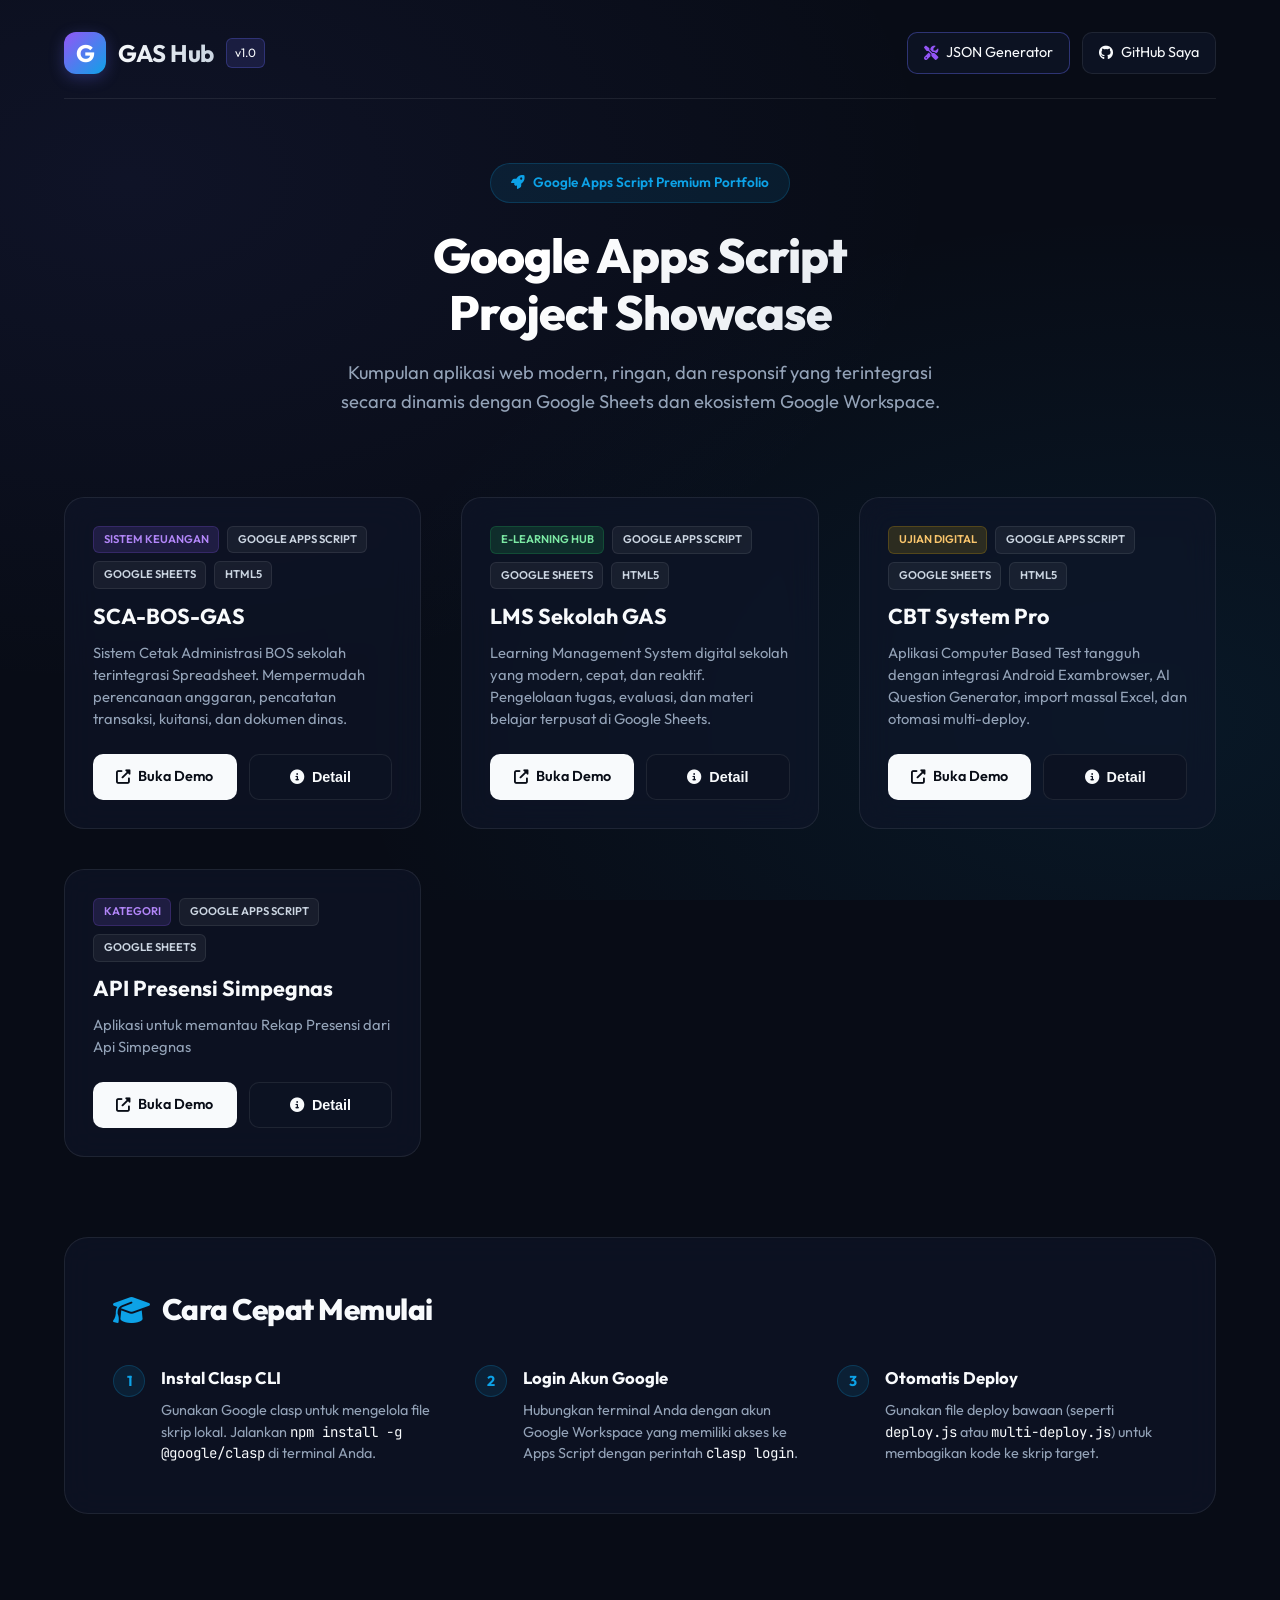
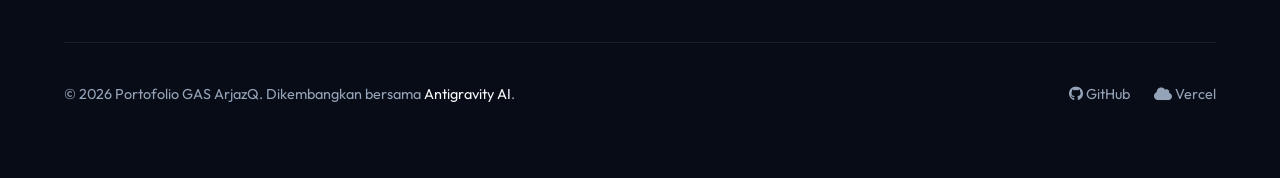
<file: index.html>
<!DOCTYPE html>
<html lang="id">
<head>
  <meta charset="UTF-8">
  <meta name="viewport" content="width=device-width, initial-scale=1.0">
  <title>GAS Project Hub - Portofolio Google Apps Script</title>
  
  <!-- SEO Meta Tags -->
  <meta name="description" content="Portal portofolio pengembang yang menampilkan kumpulan aplikasi web premium berbasis Google Apps Script terintegrasi Google Workspace karya ArjazQ.">
  <meta name="keywords" content="Google Apps Script, GAS, Portal, Portofolio, SCA BOS, LMS Sekolah, CBT System, Google Sheets, Vercel, ArjazQ">
  <meta name="author" content="ArjazQ & Antigravity">
  
  <!-- Google Fonts -->
  <link rel="preconnect" href="https://fonts.googleapis.com">
  <link rel="preconnect" href="https://fonts.gstatic.com" crossorigin>
  <link href="https://fonts.googleapis.com/css2?family=Inter:wght@400;500;600;700&family=Outfit:wght@400;500;600;700;800&family=JetBrains+Mono:wght@400;500;600&display=swap" rel="stylesheet">
  
  <!-- FontAwesome Icons -->
  <link rel="stylesheet" href="https://cdnjs.cloudflare.com/ajax/libs/font-awesome/6.4.0/css/all.min.css">
  
  <!-- Custom Styles -->
  <link rel="stylesheet" href="styles.css">
</head>
<body>

  <div class="container">
    
    <!-- HEADER -->
    <header id="main-header">
      <div class="logo-section">
        <div class="logo-icon">G</div>
        <h2 class="logo-text">GAS Hub</h2>
        <span class="logo-tag">v1.0</span>
      </div>
      <div style="display: flex; gap: 0.75rem; flex-wrap: wrap;">
        <a href="generator.html" class="github-link" id="header-generator-btn" style="border-color: rgba(99, 102, 241, 0.4);">
          <i class="fas fa-tools" style="color: var(--accent-purple);"></i>
          <span>JSON Generator</span>
        </a>
        <a href="https://github.com/arjazq" target="_blank" rel="noopener noreferrer" class="github-link" id="header-github-btn">
          <i class="fab fa-github"></i>
          <span>GitHub Saya</span>
        </a>
      </div>
    </header>

    <!-- HERO SECTION -->
    <section class="hero" id="hero-section">
      <div class="hero-badge">
        <i class="fas fa-rocket"></i>
        <span>Google Apps Script Premium Portfolio</span>
      </div>
      <h1>Google Apps Script<br>Project Showcase</h1>
      <p>Kumpulan aplikasi web modern, ringan, dan responsif yang terintegrasi secara dinamis dengan Google Sheets dan ekosistem Google Workspace.</p>
    </section>

    <!-- PROJECTS SHOWCASE GRID -->
    <main class="projects-grid" id="projects-showcase">
      <!-- Loading Skeleton Loader (Di-overwrite secara dinamis oleh JavaScript setelah data diambil) -->
      <div class="project-card" style="opacity: 0.6; min-height: 250px;">
        <div class="project-body" style="justify-content: center; align-items: center; text-align: center;">
          <i class="fas fa-circle-notch fa-spin" style="font-size: 2rem; color: var(--accent-purple); margin-bottom: 1rem;"></i>
          <p style="font-size: 0.9rem; color: var(--text-muted);">Memuat daftar proyek...</p>
        </div>
      </div>
    </main>

    <!-- GETTING STARTED GUIDE -->
    <section class="getting-started" id="getting-started-section">
      <h2><i class="fas fa-graduation-cap"></i> Cara Cepat Memulai</h2>
      <div class="steps-container">
        
        <div class="step-card" id="step-clasp">
          <div class="step-num">1</div>
          <div>
            <h3 class="step-title">Instal Clasp CLI</h3>
            <p class="step-desc">Gunakan Google clasp untuk mengelola file skrip lokal. Jalankan <code>npm install -g @google/clasp</code> di terminal Anda.</p>
          </div>
        </div>
        
        <div class="step-card" id="step-login">
          <div class="step-num">2</div>
          <div>
            <h3 class="step-title">Login Akun Google</h3>
            <p class="step-desc">Hubungkan terminal Anda dengan akun Google Workspace yang memiliki akses ke Apps Script dengan perintah <code>clasp login</code>.</p>
          </div>
        </div>
        
        <div class="step-card" id="step-deploy">
          <div class="step-num">3</div>
          <div>
            <h3 class="step-title">Otomatis Deploy</h3>
            <p class="step-desc">Gunakan file deploy bawaan (seperti <code>deploy.js</code> atau <code>multi-deploy.js</code>) untuk membagikan kode ke skrip target.</p>
          </div>
        </div>

      </div>
    </section>

    <!-- FOOTER -->
    <footer id="main-footer">
      <div class="footer-text">
        © 2026 Portofolio GAS ArjazQ. Dikembangkan bersama <a href="#" onclick="return false;">Antigravity AI</a>.
      </div>
      <div class="footer-links">
        <a href="https://github.com/arjazq" target="_blank" rel="noopener noreferrer"><i class="fab fa-github"></i> GitHub</a>
        <a href="https://vercel.com" target="_blank" rel="noopener noreferrer"><i class="fas fa-cloud"></i> Vercel</a>
      </div>
    </footer>

  </div>

  <!-- INTERACTIVE DETAILS MODAL (NATIVE DIALOG) -->
  <dialog id="detail-modal" aria-labelledby="modal-title">
    
    <div class="modal-header">
      <div class="modal-title-wrapper">
        <span id="modal-badge" class="badge">Kategori</span>
        <div>
          <h3 id="modal-title" style="font-size: 1.4rem; font-weight: 800; line-height: 1.2;">Nama Proyek</h3>
          <p id="modal-subtitle" style="font-size: 0.85rem; color: var(--text-muted);">Deskripsi singkat proyek</p>
        </div>
      </div>
      <button class="modal-close" id="modal-close" aria-label="Tutup Dialog">
        <i class="fas fa-times"></i>
      </button>
    </div>
    
    <div class="modal-body">
      
      <!-- Tab Navigation -->
      <nav class="modal-tabs" aria-label="Menu navigasi detail proyek">
        <button class="tab-btn active" data-tab="features" id="tab-btn-features"><i class="fas fa-star"></i> Fitur & Tech</button>
        <button class="tab-btn" data-tab="credentials" id="tab-btn-credentials"><i class="fas fa-key"></i> Kredensial Demo</button>
        <button class="tab-btn" data-tab="setup" id="tab-btn-setup"><i class="fas fa-code"></i> Panduan Deploy</button>
        <button class="tab-btn" data-tab="demo" id="tab-btn-demo"><i class="fas fa-play-circle"></i> Demo Langsung</button>
      </nav>
      
      <!-- Pane 1: Features & Tech -->
      <div class="tab-pane active" id="pane-features">
        <div class="content-section">
          <h4><i class="fas fa-laptop-code text-blue"></i> Deskripsi & Fitur Utama</h4>
          <p>Aplikasi web terintegrasi Google Workspace dengan performa cepat dan arsitektur kode bersih.</p>
          <ul class="features-list" id="features-container">
            <!-- Dinamis via JS -->
          </ul>
        </div>
        <div class="content-section" style="margin-top: 1.5rem;">
          <h4><i class="fas fa-cubes text-blue"></i> Teknologi Utama</h4>
          <div id="modal-tech" style="display: flex; gap: 0.5rem; flex-wrap: wrap; margin-top: 0.5rem;">
            <!-- Dinamis via JS -->
          </div>
        </div>
      </div>
      
      <!-- Pane 2: Credentials -->
      <div class="tab-pane" id="pane-credentials">
        <div class="content-section">
          <h4><i class="fas fa-shield-alt text-blue"></i> Data Akses Demo</h4>
          <p>Berikut adalah akun default hasil inisialisasi basis data (sheet) untuk melakukan pengujian lokal atau demonstrasi.</p>
          
          <table class="credentials-table">
            <thead>
              <tr>
                <th>Hak Akses / Peran</th>
                <th>Username / Email</th>
                <th>Password Default</th>
              </tr>
            </thead>
            <tbody id="credentials-table-body">
              <!-- Dinamis via JS -->
            </tbody>
          </table>
        </div>
      </div>
      
      <!-- Pane 3: Setup & Deploy -->
      <div class="tab-pane" id="pane-setup">
        <div class="content-section">
          <h4><i class="fas fa-terminal text-blue"></i> Panduan Deployment</h4>
          <p>Gunakan perintah terminal berikut di direktori proyek lokal Anda untuk melakukan build dan push menggunakan Clasp CLI. Atau pelajari langkah-langkah detailnya di <a id="modal-guide-link" href="panduan.html" target="_blank" style="color: var(--accent-blue); text-decoration: underline; font-weight: 600;"><i class="fas fa-book-reader"></i> Pusat Panduan Setup</a>.</p>
          
          <div class="code-header">
            <span>TERMINAL COMMANDS</span>
            <button class="code-copy-btn" id="code-copy-btn" title="Salin seluruh panduan"><i class="far fa-copy"></i> Salin Semua</button>
          </div>
          <pre><code id="setup-code-block">
            <!-- Dinamis via JS -->
          </code></pre>
        </div>
      </div>
      
      <!-- Pane 4: Live Demo (Iframe) -->
      <div class="tab-pane" id="pane-demo" style="height: 55vh; padding: 0;">
        <!-- Iframe dimuat secara dinamis via JS agar muatan halaman awal tetap super kencang -->
        <iframe id="modal-demo-iframe" src="" style="width: 100%; height: 100%; border: none;" allow="fullscreen; camera; microphone; display-capture; geolocation;"></iframe>
      </div>

    </div>

  </dialog>

  <!-- Interactive JavaScript -->
  <script src="script.js"></script>
</body>
</html>
</file>
<file: styles.css>
/* ==========================================================================
   DESIGN SYSTEM & CSS VARIABLES
   ========================================================================== */
:root {
  --bg-primary: hsl(222, 47%, 6%);
  --bg-secondary: hsl(223, 47%, 9%);
  --bg-card: rgba(15, 23, 42, 0.6);
  --border-color: rgba(255, 255, 255, 0.08);
  --border-glow: rgba(99, 102, 241, 0.15);
  
  /* Accent Colors */
  --accent-purple: hsl(263, 90%, 65%);
  --accent-blue: hsl(199, 89%, 48%);
  --accent-green: hsl(142, 71%, 45%);
  --accent-gold: hsl(38, 92%, 50%);
  
  /* Text Colors */
  --text-main: hsl(210, 40%, 98%);
  --text-muted: hsl(215, 20%, 65%);
  --text-secondary: hsl(213, 27%, 84%);
  
  /* Typography */
  --font-sans: 'Outfit', 'Inter', -apple-system, BlinkMacSystemFont, 'Segoe UI', Roboto, sans-serif;
  --font-mono: 'JetBrains Mono', 'Fira Code', 'Courier New', monospace;
  
  /* Shadow */
  --shadow-lg: 0 10px 25px -5px rgba(0, 0, 0, 0.3), 0 8px 10px -6px rgba(0, 0, 0, 0.3);
  --shadow-glow-purple: 0 0 25px rgba(139, 92, 246, 0.15);
  --shadow-glow-blue: 0 0 25px rgba(14, 165, 233, 0.15);
  --shadow-glow-green: 0 0 25px rgba(34, 197, 94, 0.15);
  --shadow-glow-gold: 0 0 25px rgba(234, 179, 8, 0.15);
}

/* Reset & Base Styles */
*, *::before, *::after {
  box-sizing: border-box;
  margin: 0;
  padding: 0;
}

html {
  scroll-behavior: smooth;
  font-size: 16px;
}

body {
  background-color: var(--bg-primary);
  color: var(--text-main);
  font-family: var(--font-sans);
  line-height: 1.6;
  overflow-x: hidden;
  background-image: 
    radial-gradient(at 10% 20%, rgba(99, 102, 241, 0.08) 0px, transparent 50%),
    radial-gradient(at 90% 80%, rgba(14, 165, 233, 0.08) 0px, transparent 50%);
  background-attachment: fixed;
}

/* Premium Scrollbar */
::-webkit-scrollbar {
  width: 8px;
  height: 8px;
}

::-webkit-scrollbar-track {
  background: var(--bg-primary);
}

::-webkit-scrollbar-thumb {
  background: var(--border-color);
  border-radius: 4px;
}

::-webkit-scrollbar-thumb:hover {
  background: var(--accent-blue);
}

/* ==========================================================================
   LAYOUT & CONTAINER
   ========================================================================== */
.container {
  max-width: 1200px;
  margin: 0 auto;
  padding: 2rem 1.5rem;
}

/* Header & Logo */
header {
  display: flex;
  justify-content: space-between;
  align-items: center;
  margin-bottom: 4rem;
  padding-bottom: 1.5rem;
  border-bottom: 1px solid var(--border-color);
}

.logo-section {
  display: flex;
  align-items: center;
  gap: 0.75rem;
}

.logo-icon {
  width: 42px;
  height: 42px;
  background: linear-gradient(135deg, var(--accent-purple), var(--accent-blue));
  border-radius: 12px;
  display: flex;
  align-items: center;
  justify-content: center;
  font-weight: 700;
  font-size: 1.5rem;
  color: #fff;
  box-shadow: 0 4px 15px rgba(99, 102, 241, 0.3);
}

.logo-text {
  font-weight: 700;
  font-size: 1.5rem;
  letter-spacing: -0.5px;
  background: linear-gradient(to right, var(--text-main), var(--text-secondary));
  -webkit-background-clip: text;
  -webkit-text-fill-color: transparent;
}

.logo-tag {
  font-size: 0.75rem;
  background: rgba(99, 102, 241, 0.15);
  color: var(--text-main);
  padding: 0.25rem 0.5rem;
  border-radius: 6px;
  border: 1px solid rgba(99, 102, 241, 0.3);
}

.github-link {
  display: flex;
  align-items: center;
  gap: 0.5rem;
  color: var(--text-main);
  text-decoration: none;
  background: var(--bg-secondary);
  border: 1px solid var(--border-color);
  padding: 0.5rem 1rem;
  border-radius: 10px;
  font-size: 0.9rem;
  transition: all 0.2s ease;
}

.github-link:hover {
  background: rgba(255, 255, 255, 0.05);
  border-color: var(--accent-blue);
  box-shadow: var(--shadow-glow-blue);
}

/* Hero Section */
.hero {
  text-align: center;
  margin-bottom: 5rem;
}

.hero-badge {
  display: inline-flex;
  align-items: center;
  gap: 0.5rem;
  background: rgba(14, 165, 233, 0.1);
  color: var(--accent-blue);
  border: 1px solid rgba(14, 165, 233, 0.2);
  padding: 0.5rem 1.25rem;
  border-radius: 30px;
  font-size: 0.85rem;
  font-weight: 600;
  margin-bottom: 1.5rem;
}

.hero h1 {
  font-size: 3rem;
  font-weight: 800;
  line-height: 1.2;
  margin-bottom: 1rem;
  background: linear-gradient(135deg, #fff 40%, var(--text-secondary) 100%);
  -webkit-background-clip: text;
  -webkit-text-fill-color: transparent;
  letter-spacing: -1px;
}

.hero p {
  font-size: 1.15rem;
  color: var(--text-muted);
  max-width: 600px;
  margin: 0 auto;
}

/* ==========================================================================
   PROJECTS SECTION
   ========================================================================== */
.projects-grid {
  display: grid;
  grid-template-columns: repeat(auto-fit, minmax(340px, 1fr));
  gap: 2.5rem;
  margin-bottom: 5rem;
}

/* Project Card */
.project-card {
  background: var(--bg-card);
  border: 1px solid var(--border-color);
  border-radius: 20px;
  overflow: hidden;
  backdrop-filter: blur(16px);
  display: flex;
  flex-direction: column;
  height: 100%;
  transition: all 0.3s cubic-bezier(0.16, 1, 0.3, 1);
  position: relative;
}

/* Dynamic glowing border matching project color */
.project-card::before {
  content: '';
  position: absolute;
  top: 0;
  left: 0;
  width: 100%;
  height: 100%;
  border-radius: 20px;
  pointer-events: none;
  opacity: 0;
  transition: opacity 0.3s ease;
  border: 1px solid transparent;
}

.project-card[data-color="purple"]::before { border-color: var(--accent-purple); }
.project-card[data-color="green"]::before { border-color: var(--accent-green); }
.project-card[data-color="gold"]::before { border-color: var(--accent-gold); }

.project-card:hover {
  transform: translateY(-8px);
  border-color: transparent;
}

.project-card:hover::before {
  opacity: 1;
}

.project-card[data-color="purple"]:hover { box-shadow: var(--shadow-glow-purple), var(--shadow-lg); }
.project-card[data-color="green"]:hover { box-shadow: var(--shadow-glow-green), var(--shadow-lg); }
.project-card[data-color="gold"]:hover { box-shadow: var(--shadow-glow-gold), var(--shadow-lg); }

.project-img-wrapper {
  position: relative;
  aspect-ratio: 16/10;
  width: 100%;
  overflow: hidden;
  background-color: var(--bg-secondary);
  border-bottom: 1px solid var(--border-color);
}

.project-img {
  width: 100%;
  height: 100%;
  object-fit: cover;
  transition: transform 0.5s ease;
}

.project-card:hover .project-img {
  transform: scale(1.04);
}

.project-body {
  padding: 1.75rem;
  display: flex;
  flex-direction: column;
  flex-grow: 1;
}

.project-meta {
  display: flex;
  gap: 0.5rem;
  margin-bottom: 0.75rem;
  flex-wrap: wrap;
}

.badge {
  font-size: 0.7rem;
  font-weight: 600;
  padding: 0.25rem 0.6rem;
  border-radius: 6px;
  text-transform: uppercase;
}

.badge-purple { background: rgba(139, 92, 246, 0.15); color: hsl(263, 90%, 75%); border: 1px solid rgba(139, 92, 246, 0.2); }
.badge-green { background: rgba(34, 197, 94, 0.15); color: hsl(142, 71%, 70%); border: 1px solid rgba(34, 197, 94, 0.2); }
.badge-gold { background: rgba(234, 179, 8, 0.15); color: hsl(38, 92%, 70%); border: 1px solid rgba(234, 179, 8, 0.2); }
.badge-tech { background: rgba(255, 255, 255, 0.05); color: var(--text-secondary); border: 1px solid var(--border-color); }

.project-title {
  font-size: 1.35rem;
  font-weight: 700;
  margin-bottom: 0.75rem;
  color: var(--text-main);
  line-height: 1.3;
}

.project-desc {
  font-size: 0.92rem;
  color: var(--text-muted);
  margin-bottom: 1.5rem;
  line-height: 1.5;
}

.project-footer {
  margin-top: auto;
  display: flex;
  gap: 0.75rem;
}

.btn {
  display: inline-flex;
  align-items: center;
  justify-content: center;
  gap: 0.5rem;
  padding: 0.65rem 1.25rem;
  border-radius: 10px;
  font-weight: 600;
  font-size: 0.9rem;
  text-decoration: none;
  cursor: pointer;
  transition: all 0.2s ease;
  border: 1px solid transparent;
}

.btn-primary {
  background: var(--text-main);
  color: var(--bg-primary);
}

.btn-primary:hover {
  background: #fff;
  box-shadow: 0 4px 12px rgba(255, 255, 255, 0.15);
}

.btn-secondary {
  background: var(--bg-secondary);
  color: var(--text-main);
  border-color: var(--border-color);
  width: 100%;
}

.btn-secondary:hover {
  background: rgba(255, 255, 255, 0.05);
  border-color: var(--text-muted);
}

/* ==========================================================================
   MODAL (DIALOG) COMPONENT - MODERN TOP LAYER ANIMATION
   ========================================================================== */
dialog {
  position: fixed;
  top: 50%;
  left: 50%;
  translate: -50% -50%;
  max-width: 800px;
  width: calc(100% - 2rem);
  max-height: 85vh;
  background: var(--bg-secondary);
  border: 1px solid var(--border-color);
  border-radius: 20px;
  box-shadow: var(--shadow-lg), 0 0 50px rgba(0, 0, 0, 0.6);
  padding: 0;
  color: var(--text-main);
  overflow: hidden;
  
  /* Enable discrete animations */
  opacity: 0;
  scale: 0.95;
  transition: 
    opacity 0.3s cubic-bezier(0.16, 1, 0.3, 1),
    scale 0.3s cubic-bezier(0.16, 1, 0.3, 1),
    display 0.3s allow-discrete,
    overlay 0.3s allow-discrete;
  transition-behavior: allow-discrete;
}

dialog[open] {
  opacity: 1;
  scale: 1;

  @starting-style {
    opacity: 0;
    scale: 0.95;
  }
}

/* Backdrop */
dialog::backdrop {
  background-color: rgba(0, 0, 0, 0);
  backdrop-filter: blur(0px);
  transition:
    display 0.3s allow-discrete,
    overlay 0.3s allow-discrete,
    background-color 0.3s ease-out,
    backdrop-filter 0.3s ease-out;
}

dialog[open]::backdrop {
  background-color: rgba(3, 7, 18, 0.8);
  backdrop-filter: blur(12px);

  @starting-style {
    background-color: rgba(0, 0, 0, 0);
    backdrop-filter: blur(0px);
  }
}

/* Respect user preference for reduced motion */
@media (prefers-reduced-motion: reduce) {
  dialog {
    scale: 1 !important;
    transition-duration: 0.1s;
  }

  @starting-style {
    dialog[open] {
      scale: 1 !important;
    }
  }
}

/* Modal Internal Structure */
.modal-header {
  padding: 1.5rem 2rem;
  border-bottom: 1px solid var(--border-color);
  display: flex;
  justify-content: space-between;
  align-items: center;
  background: rgba(255, 255, 255, 0.02);
}

.modal-title-wrapper {
  display: flex;
  align-items: center;
  gap: 0.75rem;
}

.modal-close {
  background: none;
  border: none;
  color: var(--text-muted);
  font-size: 1.5rem;
  cursor: pointer;
  width: 32px;
  height: 32px;
  border-radius: 50%;
  display: flex;
  align-items: center;
  justify-content: center;
  transition: all 0.2s ease;
}

.modal-close:hover {
  background: rgba(255, 255, 255, 0.05);
  color: var(--text-main);
}

.modal-body {
  padding: 0;
  overflow-y: auto;
  max-height: calc(85vh - 75px);
  display: flex;
  flex-direction: column;
}

/* Tab Navigation inside Modal */
.modal-tabs {
  display: flex;
  border-bottom: 1px solid var(--border-color);
  background: rgba(0, 0, 0, 0.15);
  padding: 0 1rem;
}

.tab-btn {
  background: none;
  border: none;
  color: var(--text-muted);
  padding: 1rem 1.25rem;
  font-size: 0.92rem;
  font-weight: 600;
  cursor: pointer;
  position: relative;
  transition: color 0.2s ease;
}

.tab-btn:hover {
  color: var(--text-main);
}

.tab-btn.active {
  color: var(--text-main);
}

.tab-btn.active::after {
  content: '';
  position: absolute;
  bottom: 0;
  left: 0;
  width: 100%;
  height: 2px;
  background: var(--accent-blue);
  border-radius: 2px 2px 0 0;
}

.tab-pane {
  display: none;
  padding: 2rem;
}

.tab-pane.active {
  display: block;
}

/* Modal Content Elements */
.content-section {
  margin-bottom: 2rem;
}

.content-section:last-child {
  margin-bottom: 0;
}

.content-section h4 {
  font-size: 1.1rem;
  font-weight: 700;
  margin-bottom: 0.75rem;
  display: flex;
  align-items: center;
  gap: 0.5rem;
}

.content-section p {
  color: var(--text-secondary);
  font-size: 0.95rem;
  margin-bottom: 1rem;
}

.features-list {
  list-style: none;
  display: grid;
  grid-template-columns: repeat(auto-fit, minmax(280px, 1fr));
  gap: 0.75rem;
}

.features-list li {
  display: flex;
  align-items: flex-start;
  gap: 0.5rem;
  font-size: 0.92rem;
  color: var(--text-secondary);
}

.features-list li i {
  color: var(--accent-green);
  margin-top: 0.25rem;
}

/* Credentials Table */
.credentials-table {
  width: 100%;
  border-collapse: collapse;
  margin-top: 0.75rem;
  font-size: 0.92rem;
}

.credentials-table th, .credentials-table td {
  padding: 0.75rem 1rem;
  text-align: left;
  border-bottom: 1px solid var(--border-color);
}

.credentials-table th {
  background: rgba(255, 255, 255, 0.02);
  font-weight: 600;
  color: var(--text-muted);
}

.credentials-table td code {
  background: rgba(255, 255, 255, 0.06);
  padding: 0.15rem 0.4rem;
  border-radius: 4px;
  font-family: var(--font-mono);
  font-size: 0.85rem;
}

.copy-wrapper {
  display: flex;
  align-items: center;
  gap: 0.5rem;
}

.copy-btn {
  background: none;
  border: none;
  color: var(--text-muted);
  cursor: pointer;
  padding: 0.25rem;
  border-radius: 4px;
  transition: all 0.2s ease;
}

.copy-btn:hover {
  color: var(--text-main);
  background: rgba(255, 255, 255, 0.05);
}

/* Code block styles */
pre {
  background: #020617;
  border: 1px solid var(--border-color);
  border-radius: 10px;
  padding: 1.25rem;
  overflow-x: auto;
  margin: 0.75rem 0;
  position: relative;
}

code {
  font-family: var(--font-mono);
  font-size: 0.88rem;
  color: var(--text-main);
}

.code-header {
  display: flex;
  justify-content: space-between;
  align-items: center;
  background: #0b0f19;
  border: 1px solid var(--border-color);
  border-bottom: none;
  border-radius: 10px 10px 0 0;
  padding: 0.5rem 1.25rem;
  font-size: 0.8rem;
  color: var(--text-muted);
  font-family: var(--font-mono);
}

.code-header + pre {
  margin-top: 0;
  border-radius: 0 0 10px 10px;
}

.code-copy-btn {
  background: rgba(255, 255, 255, 0.05);
  border: 1px solid var(--border-color);
  color: var(--text-muted);
  padding: 0.25rem 0.5rem;
  border-radius: 4px;
  font-size: 0.75rem;
  cursor: pointer;
  transition: all 0.2s ease;
}

.code-copy-btn:hover {
  color: var(--text-main);
  background: rgba(255, 255, 255, 0.1);
  border-color: var(--accent-blue);
}

/* ==========================================================================
   GETTING STARTED SECTION
   ========================================================================== */
.getting-started {
  background: var(--bg-card);
  border: 1px solid var(--border-color);
  border-radius: 24px;
  padding: 3rem;
  margin-top: 5rem;
  backdrop-filter: blur(16px);
  position: relative;
}

.getting-started h2 {
  font-size: 1.85rem;
  font-weight: 800;
  margin-bottom: 2rem;
  display: flex;
  align-items: center;
  gap: 0.75rem;
  letter-spacing: -0.5px;
}

.getting-started h2 i {
  color: var(--accent-blue);
}

.steps-container {
  display: grid;
  grid-template-columns: repeat(auto-fit, minmax(280px, 1fr));
  gap: 2rem;
}

.step-card {
  display: flex;
  gap: 1rem;
}

.step-num {
  width: 32px;
  height: 32px;
  border-radius: 50%;
  background: rgba(14, 165, 233, 0.1);
  color: var(--accent-blue);
  border: 1px solid rgba(14, 165, 233, 0.2);
  display: flex;
  align-items: center;
  justify-content: center;
  font-weight: 700;
  font-size: 0.9rem;
  flex-shrink: 0;
}

.step-title {
  font-weight: 700;
  font-size: 1.05rem;
  margin-bottom: 0.5rem;
}

.step-desc {
  font-size: 0.9rem;
  color: var(--text-muted);
  line-height: 1.5;
}

/* Footer styling */
footer {
  margin-top: 8rem;
  padding: 2.5rem 0;
  border-top: 1px solid var(--border-color);
  display: flex;
  justify-content: space-between;
  align-items: center;
  flex-wrap: wrap;
  gap: 1.5rem;
}

.footer-text {
  font-size: 0.9rem;
  color: var(--text-muted);
}

.footer-text a {
  color: var(--text-main);
  text-decoration: none;
}

.footer-text a:hover {
  color: var(--accent-blue);
}

.footer-links {
  display: flex;
  gap: 1.5rem;
}

.footer-links a {
  color: var(--text-muted);
  text-decoration: none;
  font-size: 0.9rem;
  transition: color 0.2s ease;
}

.footer-links a:hover {
  color: var(--text-main);
}

/* Responsive adjustments */
@media (max-width: 768px) {
  header {
    flex-direction: column;
    gap: 1.5rem;
    align-items: flex-start;
  }
  
  .github-link {
    width: 100%;
    justify-content: center;
  }
  
  .hero h1 {
    font-size: 2.25rem;
  }
  
  .getting-started {
    padding: 2rem;
  }
  
  footer {
    flex-direction: column;
    text-align: center;
    gap: 1rem;
  }
}
</file>
